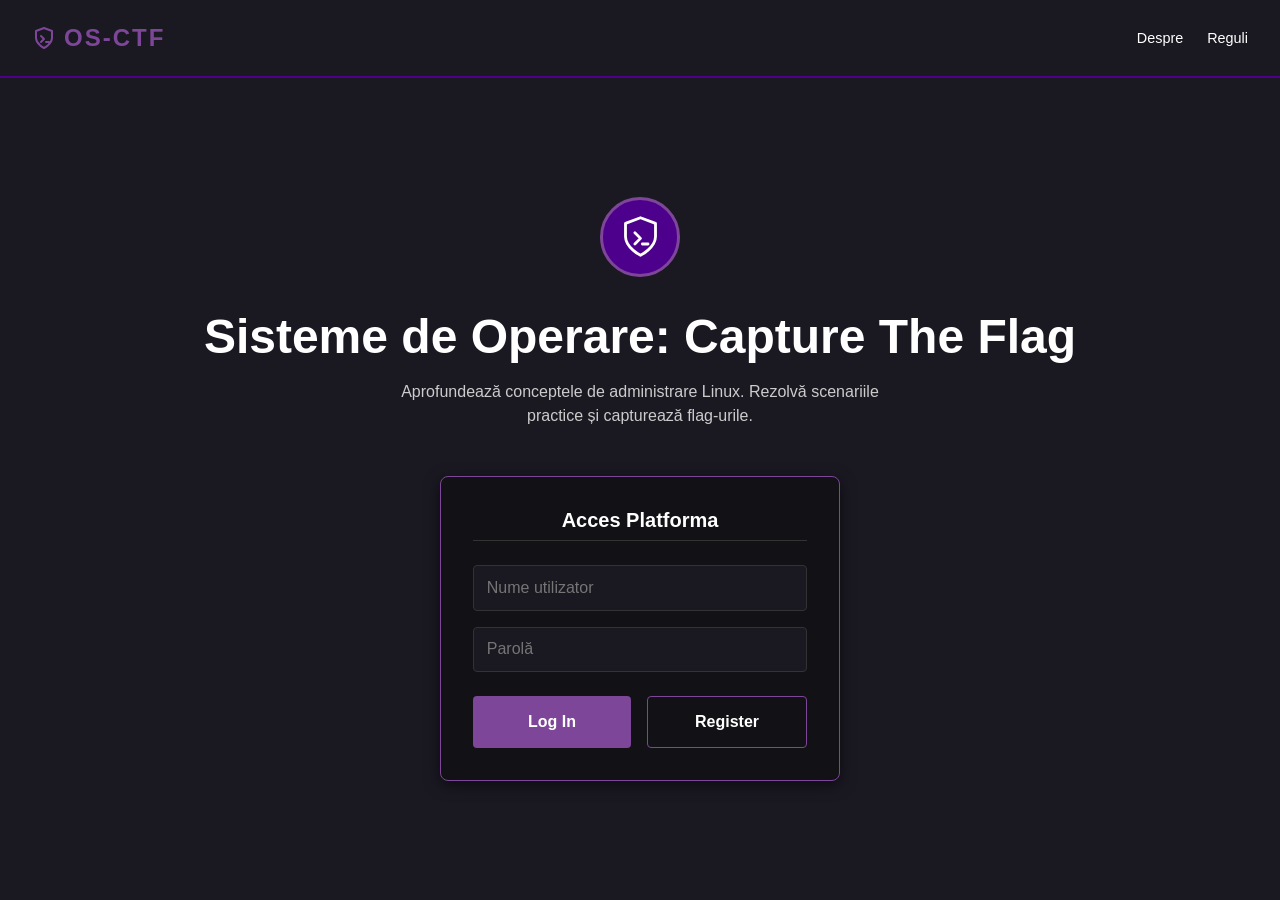
<file: Project/Website/index.html>
<!DOCTYPE html>
<html lang="ro">
<head>
    <meta charset="UTF-8">
    <meta name="viewport" content="width=device-width, initial-scale=1.0">
    <title>OS CTF | Login</title>
    
    <link rel="stylesheet" href="css/style.css">
</head>
<body>
    
    <!-- Header -->
    <header class="navbar">
      <a href="index.html" class="logo flex-logo">
            <svg width="24" height="24" viewBox="0 0 24 24" fill="none" stroke="currentColor" stroke-width="2" stroke-linecap="round" stroke-linejoin="round">
                <path d="M12 22s8-4 8-10V5l-8-3-8 3v7c0 6 8 10 8 10z"></path>
                <polyline points="9 10 12 13 9 16"></polyline>
                <line x1="14" y1="16" x2="17" y2="16"></line>
            </svg>
            OS-CTF
        </a>
        <nav>
            <ul class="nav-links">
                <li><a href="despre.html">Despre</a></li>
                <li><a href="reguli.html">Reguli</a></li>
            </ul>
        </nav>
    </header>

    <!-- Conținut Principal -->
    <main class="hero-section">
        
        <!-- Icon simplu -->
        <div class="icon-circle">
           <svg width="45" height="45" viewBox="0 0 24 24" fill="none" stroke="#FFFFFF" stroke-width="1.5" stroke-linecap="round" stroke-linejoin="round">
                
                <path d="M12 22s8-4 8-10V5l-8-3-8 3v7c0 6 8 10 8 10z"></path>
                
                <polyline points="9 10 12 13 9 16"></polyline>
                
                <line x1="13" y1="16" x2="16" y2="16"></line>
            </svg>
        </div>

        <h1 class="title">Sisteme de Operare: Capture The Flag</h1>
        <p class="subtitle">Aprofundează conceptele de administrare Linux. Rezolvă scenariile practice și capturează flag-urile.</p>
        
        <!-- Caseta de Autentificare -->
        <div class="login-box">
            <h2>Acces Platforma</h2>
            
           
            <form id="login-form" class="login-form">
                <input type="text" name="username" placeholder="Nume utilizator" required class="input-field">
                <input type="password" name="password" placeholder="Parolă" required class="input-field">
                <div class="form-actions">
                    <button type="submit" name="action" value="login" class="btn-primary">Log In</button>
                    <button type="submit" name="action" value="register" class="btn-secondary">Register</button>
                </div>
            </form>
        </div>

    </main>

   
    <script src="js/main.js"></script>
</body>
</html>
</file>
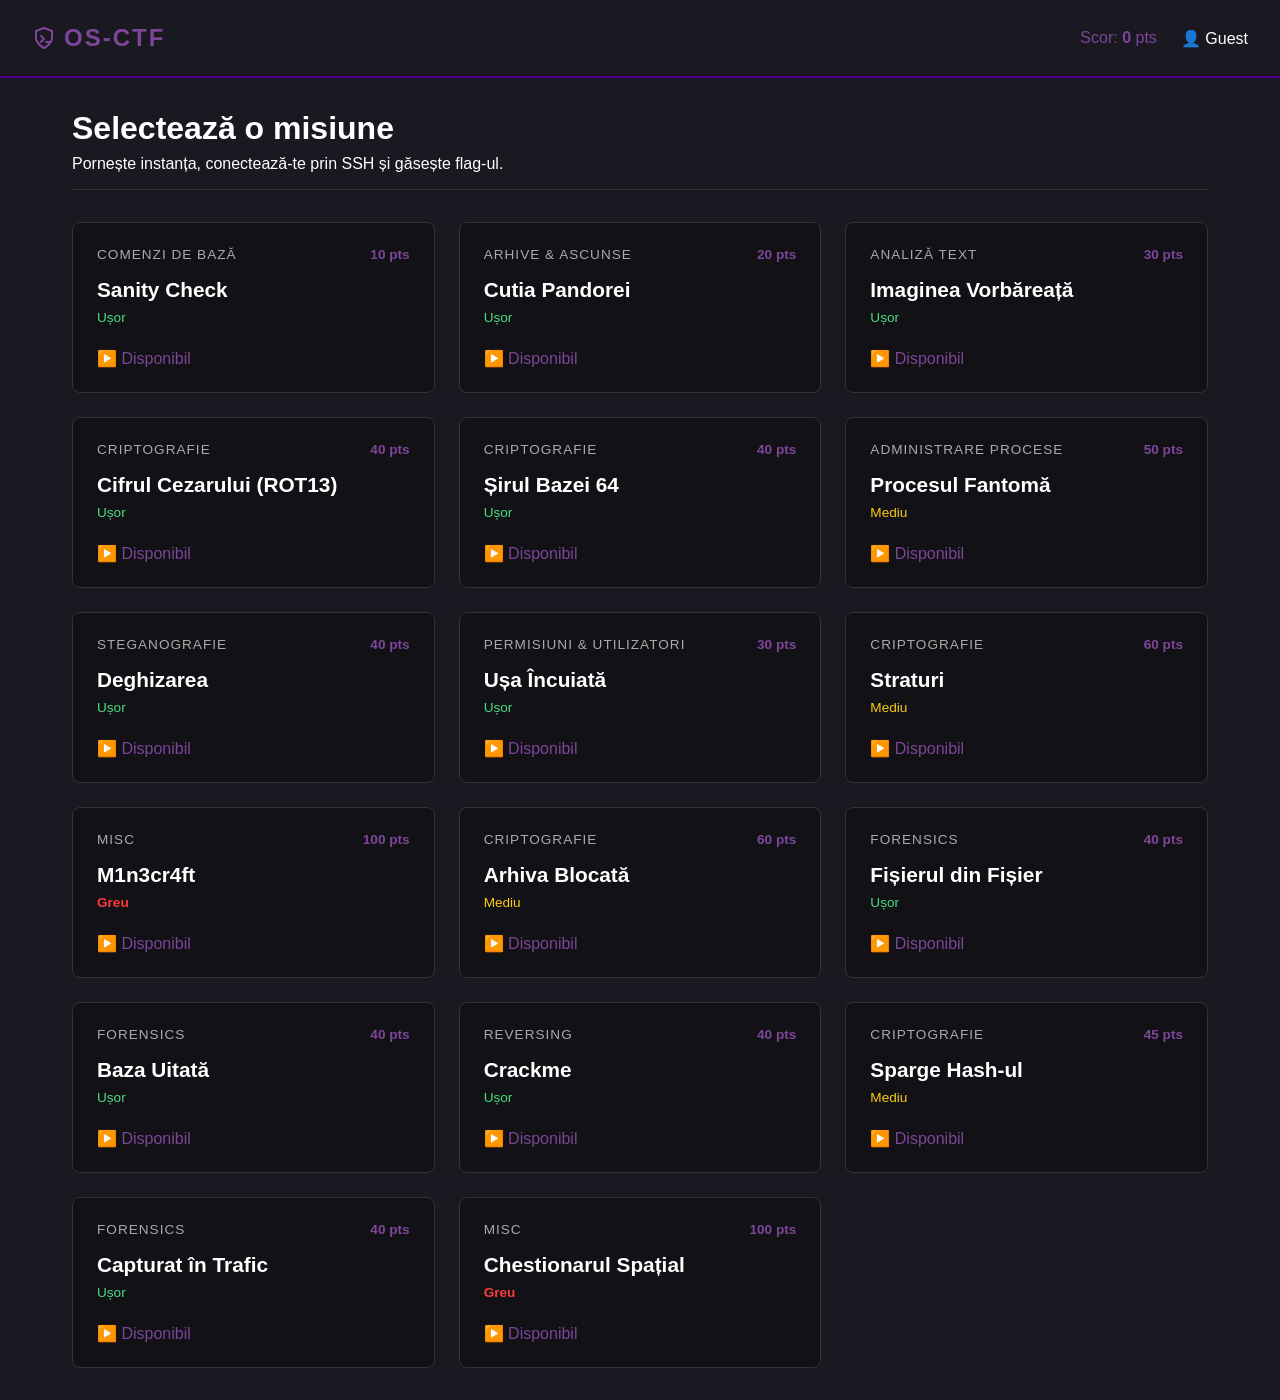
<file: Project/Website/dashboard.html>
<!DOCTYPE html>
<html lang="ro">
<head>
    <meta charset="UTF-8">
    <meta name="viewport" content="width=device-width, initial-scale=1.0">
    <title>OS CTF | Dashboard</title>
    <link rel="stylesheet" href="css/style.css">
</head>
<body>

    <!-- Header -->
    <header class="navbar">
       <a href="index.html" class="logo flex-logo">
            <svg width="24" height="24" viewBox="0 0 24 24" fill="none" stroke="currentColor" stroke-width="2" stroke-linecap="round" stroke-linejoin="round">
                <path d="M12 22s8-4 8-10V5l-8-3-8 3v7c0 6 8 10 8 10z"></path>
                <polyline points="9 10 12 13 9 16"></polyline>
                <line x1="14" y1="16" x2="17" y2="16"></line>
            </svg>
            OS-CTF
        </a>
        <div class="user-info">
            <span class="user-score">Scor: <strong id="user-score-value">0</strong> pts</span>
            <span class="user-profile" id="display-username">👤 Se încarcă...</span>
        </div>
    </header>

    <main class="dashboard-container">

        <div class="dashboard-header">
            <h2>Selectează o misiune</h2>
            <p>Pornește instanța, conectează-te prin SSH și găsește flag-ul.</p>
        </div>

        
        <div class="challenge-grid" id="challenge-grid">
            
        </div>

    </main>

   
    <div id="challenge-modal" class="modal-overlay hidden">
        <div class="modal-content">
            <div class="modal-header">
                <h2 id="modal-title">Nume Challenge</h2>
                <button class="close-btn" onclick="closeModal()">✖</button>
            </div>

            <div class="modal-body">
                <h3>Misiune:</h3>
                <p id="modal-desc" style="margin-bottom: 20px; line-height: 1.5;">Descriere...</p>

                
                <div class="connection-box" style="margin-bottom: 20px;">
                    <button id="btn-start-instance" class="btn-primary" onclick="startInstance()" style="width: 100%;">Lansează Instanța</button>

                    <div id="ssh-info" class="hidden" style="margin-top: 15px; padding: 15px; background: #1a1a2e; border: 1px solid #7d4698; border-radius: 5px;">
                        <p style="margin-bottom: 10px; font-size: 0.9rem;">Folosește comanda de mai jos în terminalul tău pentru a te conecta (Parola este <strong>student</strong>):</p>
                        <code id="ssh-command" style="color: #00ffcc; font-size: 1.1rem; display: block; background: #0f0f1a; padding: 10px; border-radius: 3px;">Aștept datele de la server...</code>
                    </div>
                </div>

                <form class="flag-form" onsubmit="submitFlag(event)">
                    <input type="text" id="flag-input" placeholder="ATM_CTF{...}" required class="input-field">
                    <button type="submit" class="btn-primary">Validează Flag</button>
                </form>
            </div>
        </div>
    </div>

   
    <script src="js/ctf.js?v=4"></script>
    <script src="js/main.js?v=4"></script>
</body>
</html>
</file>
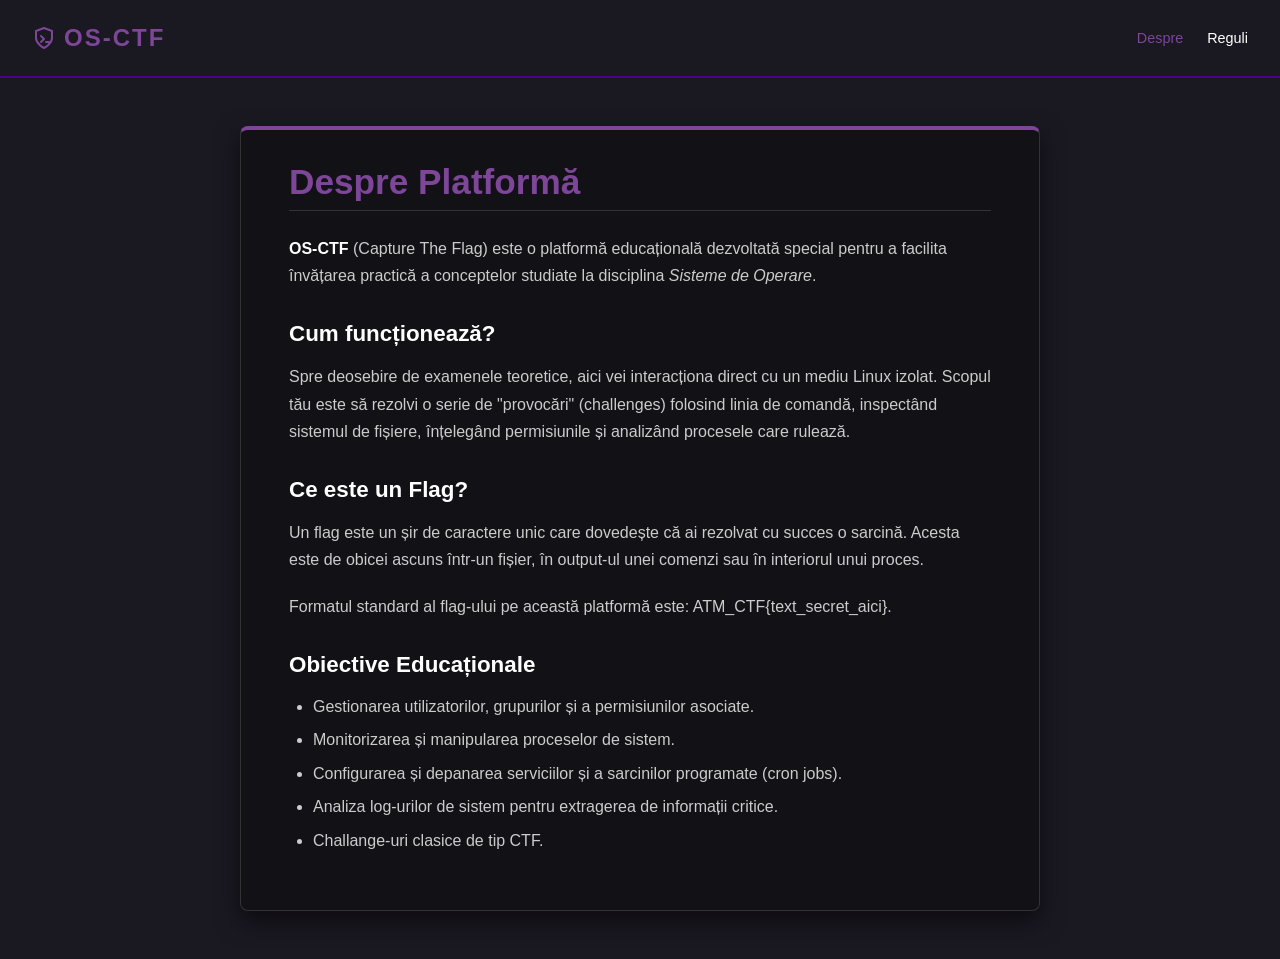
<file: Project/Website/despre.html>
<!DOCTYPE html>
<html lang="ro">
<head>
    <meta charset="UTF-8">
    <meta name="viewport" content="width=device-width, initial-scale=1.0">
    <title>OS CTF | Despre</title>
    <link rel="stylesheet" href="css/style.css">
</head>
<body>
    
    <header class="navbar">
       <a href="index.html" class="logo flex-logo">
            <svg width="24" height="24" viewBox="0 0 24 24" fill="none" stroke="currentColor" stroke-width="2" stroke-linecap="round" stroke-linejoin="round">
                <path d="M12 22s8-4 8-10V5l-8-3-8 3v7c0 6 8 10 8 10z"></path>
                <polyline points="9 10 12 13 9 16"></polyline>
                <line x1="14" y1="16" x2="17" y2="16"></line>
            </svg>
            OS-CTF
        </a>
        <nav>
            <ul class="nav-links">
                <li><a href="despre.html" style="color: var(--tor-purple);">Despre</a></li>
                <li><a href="reguli.html">Reguli</a></li>
            </ul>
        </nav>
    </header>

    <main class="page-container">
        <h1>Despre Platformă</h1>
        
        <p><strong>OS-CTF</strong> (Capture The Flag) este o platformă educațională dezvoltată special pentru a facilita învățarea practică a conceptelor studiate la disciplina <em>Sisteme de Operare</em>.</p>
        
        <h2>Cum funcționează?</h2>
        <p>Spre deosebire de examenele teoretice, aici vei interacționa direct cu un mediu Linux izolat. Scopul tău este să rezolvi o serie de "provocări" (challenges) folosind linia de comandă, inspectând sistemul de fișiere, înțelegând permisiunile și analizând procesele care rulează.</p>
        
        <h2>Ce este un Flag?</h2>
        <p>Un flag este un șir de caractere unic care dovedește că ai rezolvat cu succes o sarcină. Acesta este de obicei ascuns într-un fișier, în output-ul unei comenzi sau în interiorul unui proces.</p>
        <p>Formatul standard al flag-ului pe această platformă este: <code>ATM_CTF{text_secret_aici}</code>.</p>
        
        <h2>Obiective Educaționale</h2>
        <ul>
            <li>Gestionarea utilizatorilor, grupurilor și a permisiunilor asociate.</li>
            <li>Monitorizarea și manipularea proceselor de sistem.</li>
            <li>Configurarea și depanarea serviciilor și a sarcinilor programate (cron jobs).</li>
            <li>Analiza log-urilor de sistem pentru extragerea de informații critice.</li>
            <li>Challange-uri clasice de tip CTF.</li>
        </ul>
    </main>

</body>
</html>
</file>
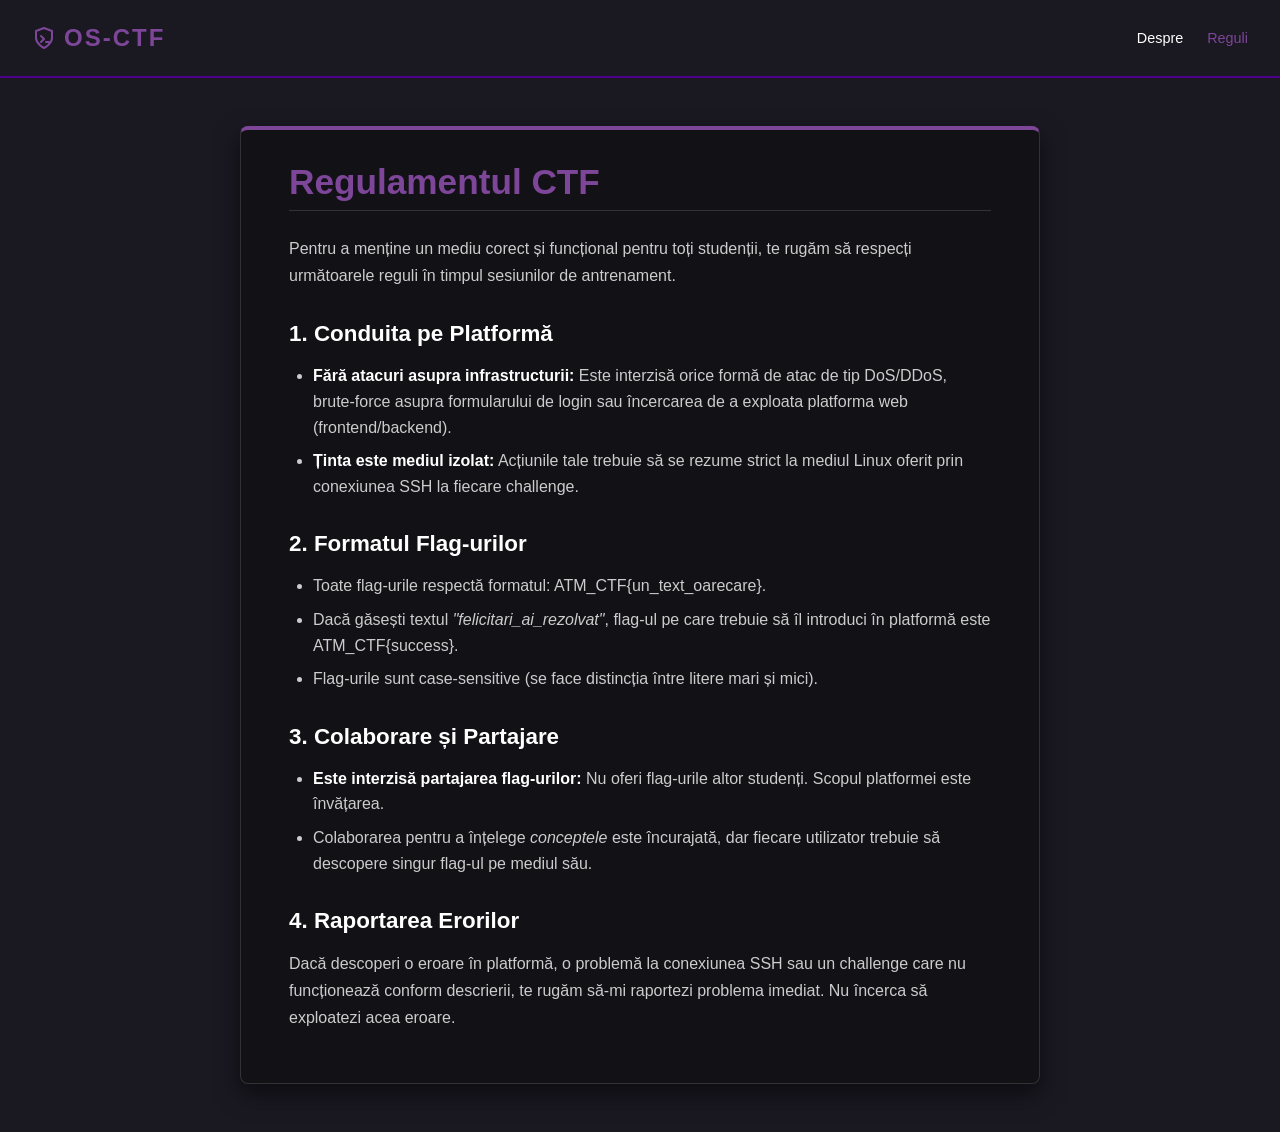
<file: Project/Website/reguli.html>
<!DOCTYPE html>
<html lang="ro">
<head>
    <meta charset="UTF-8">
    <meta name="viewport" content="width=device-width, initial-scale=1.0">
    <title>OS CTF | Reguli</title>
    <link rel="stylesheet" href="css/style.css">
</head>
<body>
    
    <header class="navbar">
        <a href="index.html" class="logo flex-logo">
            <svg width="24" height="24" viewBox="0 0 24 24" fill="none" stroke="currentColor" stroke-width="2" stroke-linecap="round" stroke-linejoin="round">
                <path d="M12 22s8-4 8-10V5l-8-3-8 3v7c0 6 8 10 8 10z"></path>
                <polyline points="9 10 12 13 9 16"></polyline>
                <line x1="14" y1="16" x2="17" y2="16"></line>
            </svg>
            OS-CTF
        </a>
        <nav>
            <ul class="nav-links">
                <li><a href="despre.html">Despre</a></li>
                <li><a href="reguli.html" style="color: var(--tor-purple);">Reguli</a></li>
            </ul>
        </nav>
    </header>

    <main class="page-container">
        <h1>Regulamentul CTF</h1>
        
        <p>Pentru a menține un mediu corect și funcțional pentru toți studenții, te rugăm să respecți următoarele reguli în timpul sesiunilor de antrenament.</p>
        
        <h2>1. Conduita pe Platformă</h2>
        <ul>
            <li><strong>Fără atacuri asupra infrastructurii:</strong> Este interzisă orice formă de atac de tip DoS/DDoS, brute-force asupra formularului de login sau încercarea de a exploata platforma web (frontend/backend).</li>
            <li><strong>Ținta este mediul izolat:</strong> Acțiunile tale trebuie să se rezume strict la mediul Linux oferit prin conexiunea SSH la fiecare challenge.</li>
        </ul>

        <h2>2. Formatul Flag-urilor</h2>
        <ul>
            <li>Toate flag-urile respectă formatul: <code>ATM_CTF{un_text_oarecare}</code>.</li>
            <li>Dacă găsești textul <em>"felicitari_ai_rezolvat"</em>, flag-ul pe care trebuie să îl introduci în platformă este <code>ATM_CTF{success}</code>.</li>
            <li>Flag-urile sunt case-sensitive (se face distincția între litere mari și mici).</li>
        </ul>

        <h2>3. Colaborare și Partajare</h2>
        <ul>
            <li><strong>Este interzisă partajarea flag-urilor:</strong> Nu oferi flag-urile altor studenți. Scopul platformei este învățarea.</li>
            <li>Colaborarea pentru a înțelege <em>conceptele</em> este încurajată, dar fiecare utilizator trebuie să descopere singur flag-ul pe mediul său.</li>
        </ul>

        <h2>4. Raportarea Erorilor</h2>
        <p>Dacă descoperi o eroare în platformă, o problemă la conexiunea SSH sau un challenge care nu funcționează conform descrierii, te rugăm să-mi raportezi problema imediat. Nu încerca să exploatezi acea eroare.</p>
    </main>

</body>
</html>
</file>
<file: Project/Website/css/style.css>
:root {
    --tor-dark: #1A1821;      /* Fundalul paginii */
    --tor-purple: #7D4698;    /* Culoarea de accent (butoane, margini) */
    --tor-deep: #4D008C;      /* Hover și detalii secundare */
    --text-main: #FFFFFF;     /* Alb pur pentru text */
    --bg-card: #111116;       /* Fundal ceva mai închis pentru caseta de login */
    --border-color: #333333;  /* Gri închis pentru delimitări fine */
}

/* Reset de bază pentru a arăta la fel pe orice browser */
* {
    margin: 0;
    padding: 0;
    box-sizing: border-box;
    font-family: 'Segoe UI', Tahoma, Geneva, Verdana, sans-serif;
}

body {
    background-color: var(--tor-dark);
    color: var(--text-main);
    display: flex;
    flex-direction: column;
    min-height: 100vh;
}

/* --- Navbar (Bara de sus) --- */
.navbar {
    padding: 1.5rem 2rem;
    display: flex;
    justify-content: space-between;
    align-items: center;
    border-bottom: 2px solid var(--tor-deep);
}

.logo {
    font-size: 1.5rem;
    font-weight: bold;
    color: var(--tor-purple);
    letter-spacing: 2px;
    text-decoration: none; /* Asta oprește sublinierea link-ului */
    display: inline-block; /* Menține proporțiile corecte în navbar */
}

.flex-logo {
    display: flex;
    align-items: center;
    gap: 0.5rem; /* spațiu între iconiță și text */
}

.nav-links {
    list-style: none;
    display: flex;
    gap: 1.5rem;
}

.nav-links a {
    color: var(--text-main);
    text-decoration: none;
    font-size: 0.9rem;
    transition: color 0.3s ease;
}

.nav-links a:hover {
    color: var(--tor-purple);
}

/* --- Secțiunea Hero (Centru) --- */
.hero-section {
    flex-grow: 1;
    display: flex;
    flex-direction: column;
    align-items: center;
    justify-content: center;
    text-align: center;
    padding: 2rem;
}

.icon-circle {
    width: 80px;
    height: 80px;
    border-radius: 50%;
    border: 3px solid var(--tor-purple);
    background-color: var(--tor-deep);
    display: flex;
    align-items: center;
    justify-content: center;
    font-size: 2.5rem;
    margin-bottom: 2rem;
}

.title {
    font-size: 3rem;
    margin-bottom: 1rem;
}

.subtitle {
    color: #cccccc;
    max-width: 500px;
    line-height: 1.5;
    margin-bottom: 3rem;
}

/* --- Caseta de Autentificare --- */
.login-box {
    background-color: var(--bg-card);
    border: 1px solid var(--tor-purple);
    padding: 2rem;
    border-radius: 8px;
    width: 100%;
    max-width: 400px;
    box-shadow: 0 4px 15px rgba(0, 0, 0, 0.5);
}

.login-box h2 {
    font-size: 1.25rem;
    margin-bottom: 1.5rem;
    border-bottom: 1px solid var(--border-color);
    padding-bottom: 0.5rem;
}

.login-form {
    display: flex;
    flex-direction: column;
    gap: 1rem;
}

.input-field {
    background-color: var(--tor-dark);
    border: 1px solid var(--border-color);
    color: var(--text-main);
    padding: 0.8rem;
    border-radius: 4px;
    font-size: 1rem;
    transition: border-color 0.3s ease;
}

.input-field:focus {
    outline: none;
    border-color: var(--tor-purple);
}

.btn-primary {
    background-color: var(--tor-purple);
    color: var(--text-main);
    border: none;
    padding: 1rem;
    border-radius: 4px;
    font-size: 1rem;
    font-weight: bold;
    cursor: pointer;
    transition: background-color 0.3s ease;
}

.btn-primary:hover {
    background-color: var(--tor-deep);
}



/* =========================================
   Stiluri pentru Dashboard & Challenge-uri
   ========================================= */

.dashboard-container {
    padding: 2rem;
    max-width: 1200px;
    margin: 0 auto;
    width: 100%;
    flex-grow: 1;
}

.dashboard-header {
    margin-bottom: 2rem;
    border-bottom: 1px solid var(--border-color);
    padding-bottom: 1rem;
}

.dashboard-header h2 {
    font-size: 2rem;
    color: var(--text-main);
    margin-bottom: 0.5rem;
}

.user-info {
    display: flex;
    gap: 1.5rem;
    align-items: center;
}

.user-score {
    color: var(--tor-purple);
}

/* Grila de Carduri */
.challenge-grid {
    display: grid;
    grid-template-columns: repeat(auto-fill, minmax(300px, 1fr));
    gap: 1.5rem;
}

/* Design Card Challenge */
.challenge-card {
    background-color: var(--bg-card);
    border: 1px solid var(--border-color);
    border-radius: 8px;
    padding: 1.5rem;
    cursor: pointer;
    transition: transform 0.2s ease, border-color 0.2s ease, box-shadow 0.2s ease;
}

.challenge-card:hover {
    transform: translateY(-5px);
    border-color: var(--tor-purple);
    box-shadow: 0 5px 15px rgba(125, 70, 152, 0.2);
}

.card-header {
    display: flex;
    justify-content: space-between;
    margin-bottom: 1rem;
    font-size: 0.85rem;
    color: #aaaaaa;
}

.category {
    text-transform: uppercase;
    letter-spacing: 1px;
}

.points {
    font-weight: bold;
    color: var(--tor-purple);
}

.challenge-card h3 {
    font-size: 1.3rem;
    margin-bottom: 0.5rem;
}

.difficulty {
    font-size: 0.85rem;
    margin-bottom: 1.5rem;
}

.difficulty.easy { color: #4ade80; }
.difficulty.medium { color: #facc15; }

/* Statusuri Card */
.challenge-card.solved {
    border-color: #4ade80;
    opacity: 0.8;
}
.challenge-card.solved .status { color: #4ade80; font-weight: bold; }
.challenge-card.available .status { color: var(--tor-purple); }

/* =========================================
   Stiluri pentru Modal (Pop-up)
   ========================================= */

.modal-overlay {
    position: fixed;
    top: 0; left: 0; width: 100%; height: 100%;
    background-color: rgba(0, 0, 0, 0.8);
    display: flex;
    align-items: center;
    justify-content: center;
    z-index: 1000;
}

.modal-overlay.hidden {
    display: none;
}

.modal-content {
    background-color: var(--bg-card);
    border: 1px solid var(--tor-purple);
    border-radius: 8px;
    width: 90%;
    max-width: 500px;
    padding: 2rem;
    position: relative;
    box-shadow: 0 10px 25px rgba(0, 0, 0, 0.7);
}

.modal-header {
    display: flex;
    justify-content: space-between;
    align-items: center;
    margin-bottom: 1.5rem;
    border-bottom: 1px solid var(--border-color);
    padding-bottom: 0.5rem;
}

.close-btn {
    background: none;
    border: none;
    color: #aaaaaa;
    font-size: 1.2rem;
    cursor: pointer;
}

.close-btn:hover { color: var(--text-main); }

.connection-info {
    background-color: var(--tor-dark);
    padding: 1rem;
    border-radius: 4px;
    margin: 1.5rem 0;
    border-left: 4px solid var(--tor-purple);
    font-family: monospace;
}

.flag-form {
    display: flex;
    gap: 0.5rem;
}

.flag-form .input-field {
    flex-grow: 1;
}


/* =========================================
   Stiluri pentru Paginile de Text (Despre / Reguli)
   ========================================= */

.page-container {
    max-width: 800px;
    margin: 3rem auto;
    padding: 2rem 3rem;
    background-color: var(--bg-card);
    border: 1px solid var(--border-color);
    border-top: 4px solid var(--tor-purple);
    border-radius: 8px;
    box-shadow: 0 10px 25px rgba(0, 0, 0, 0.5);
    flex-grow: 1;
}

.page-container h1 {
    color: var(--tor-purple);
    margin-bottom: 1.5rem;
    font-size: 2.2rem;
    border-bottom: 1px solid var(--border-color);
    padding-bottom: 0.5rem;
}

.page-container h2 {
    color: var(--text-main);
    margin-top: 2rem;
    margin-bottom: 1rem;
    font-size: 1.4rem;
}

.page-container p {
    color: #cccccc;
    line-height: 1.7;
    margin-bottom: 1.2rem;
}

.page-container ul, .page-container ol {
    color: #cccccc;
    margin-left: 1.5rem;
    margin-bottom: 1.5rem;
    line-height: 1.6;
}

.page-container li {
    margin-bottom: 0.5rem;
}

.page-container strong {
    color: #ffffff;
}


/* Gruparea butoanelor din formular */
.form-actions {
    display: flex;
    gap: 1rem;
    margin-top: 0.5rem;
}

/* Facem butoanele să ocupe spațiu egal */
.form-actions button {
    flex: 1; 
}

/* Stil pentru butonul de Resgister */
.btn-secondary {
    background-color: transparent;
    color: var(--text-main);
    border: 1px solid var(--tor-purple);
    padding: 1rem;
    border-radius: 4px;
    font-size: 1rem;
    font-weight: bold;
    cursor: pointer;
    transition: all 0.3s ease;
}

.btn-secondary:hover {
    background-color: var(--tor-dark);
    box-shadow: 0 0 10px rgba(125, 70, 152, 0.3);
}
</file>
